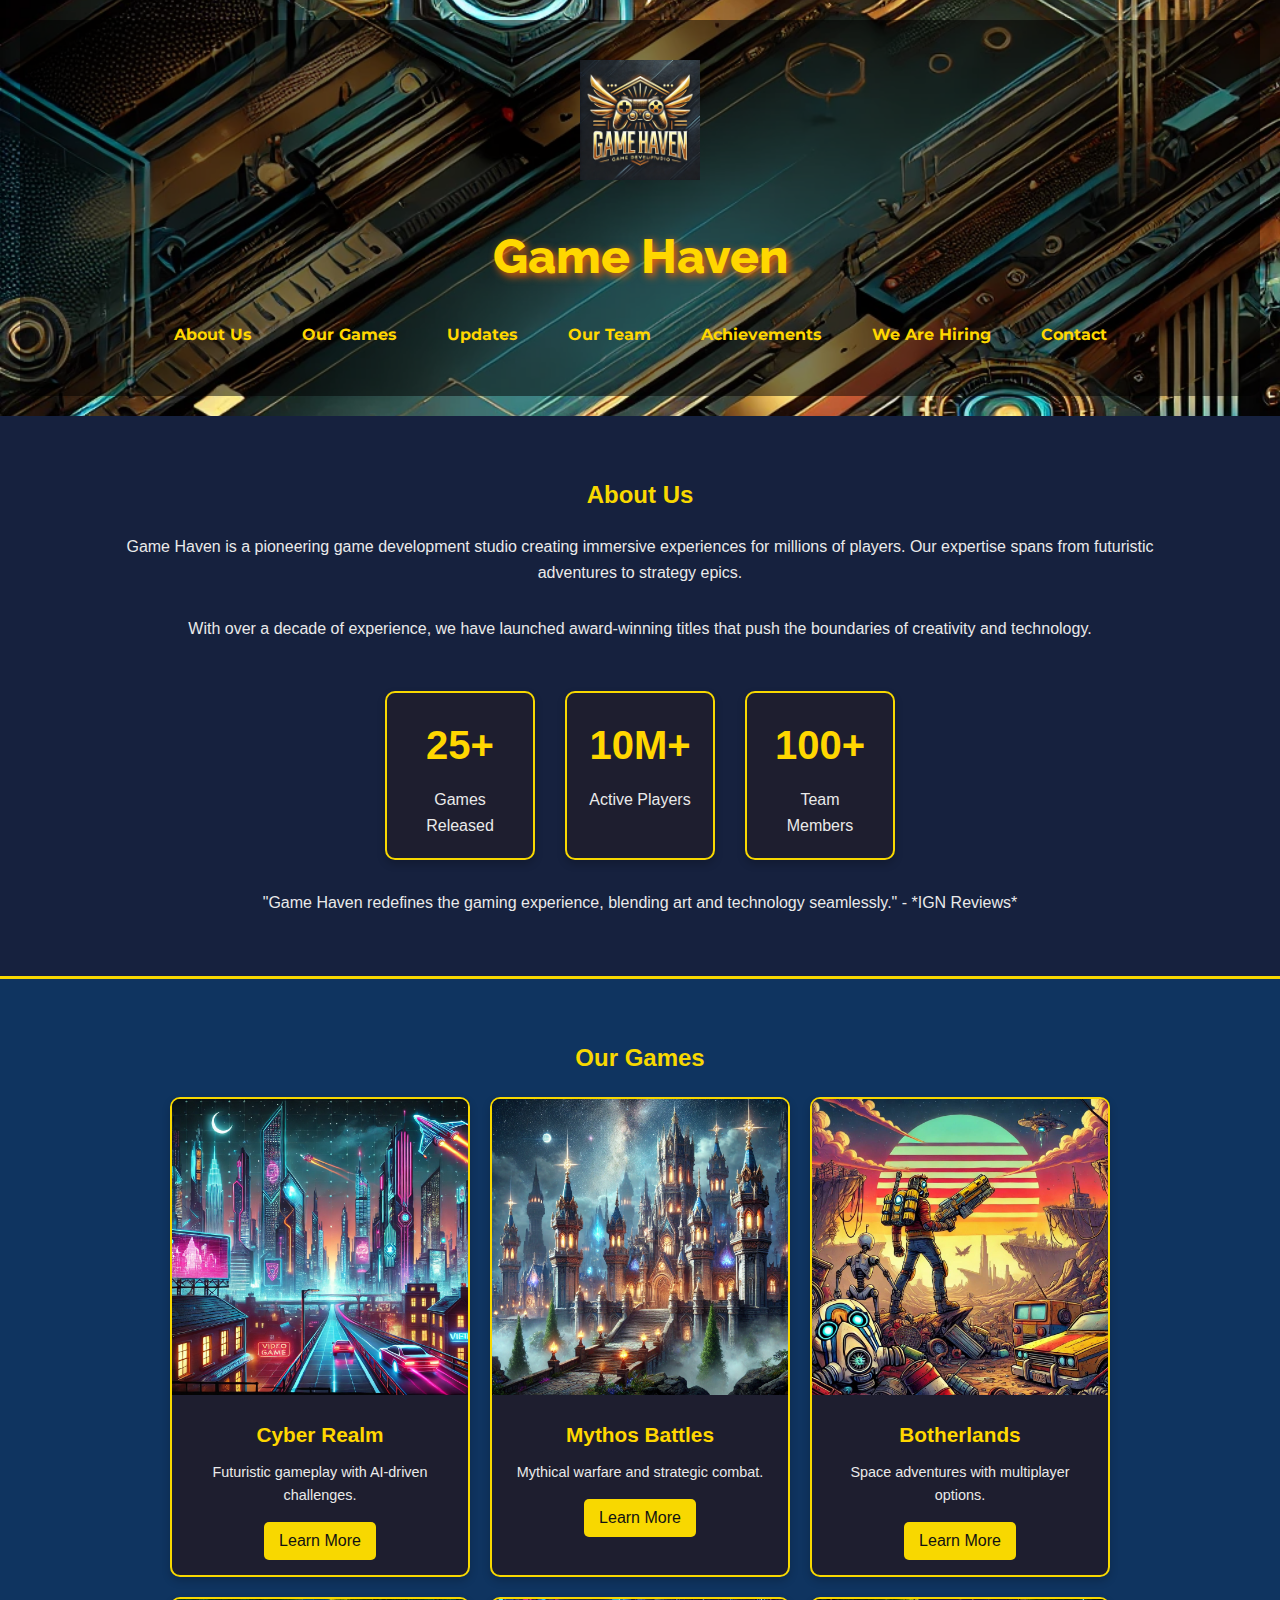
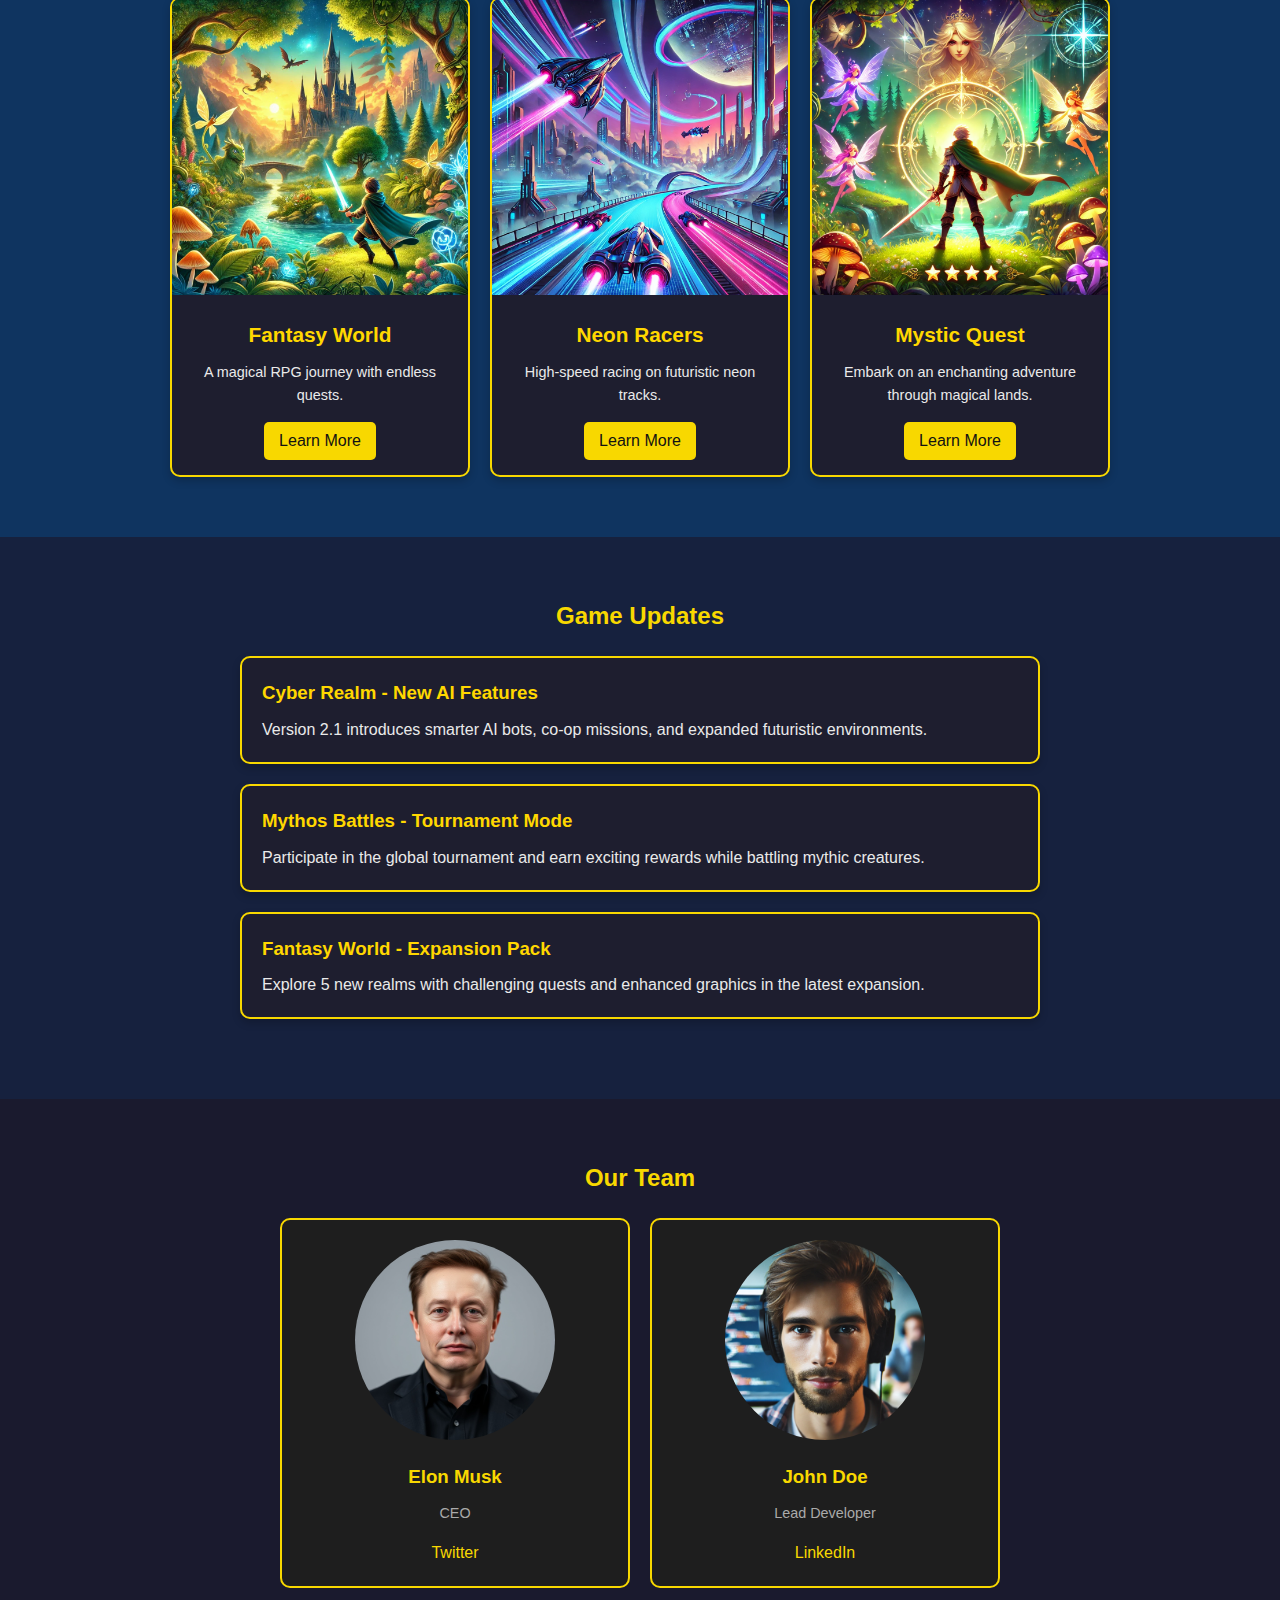
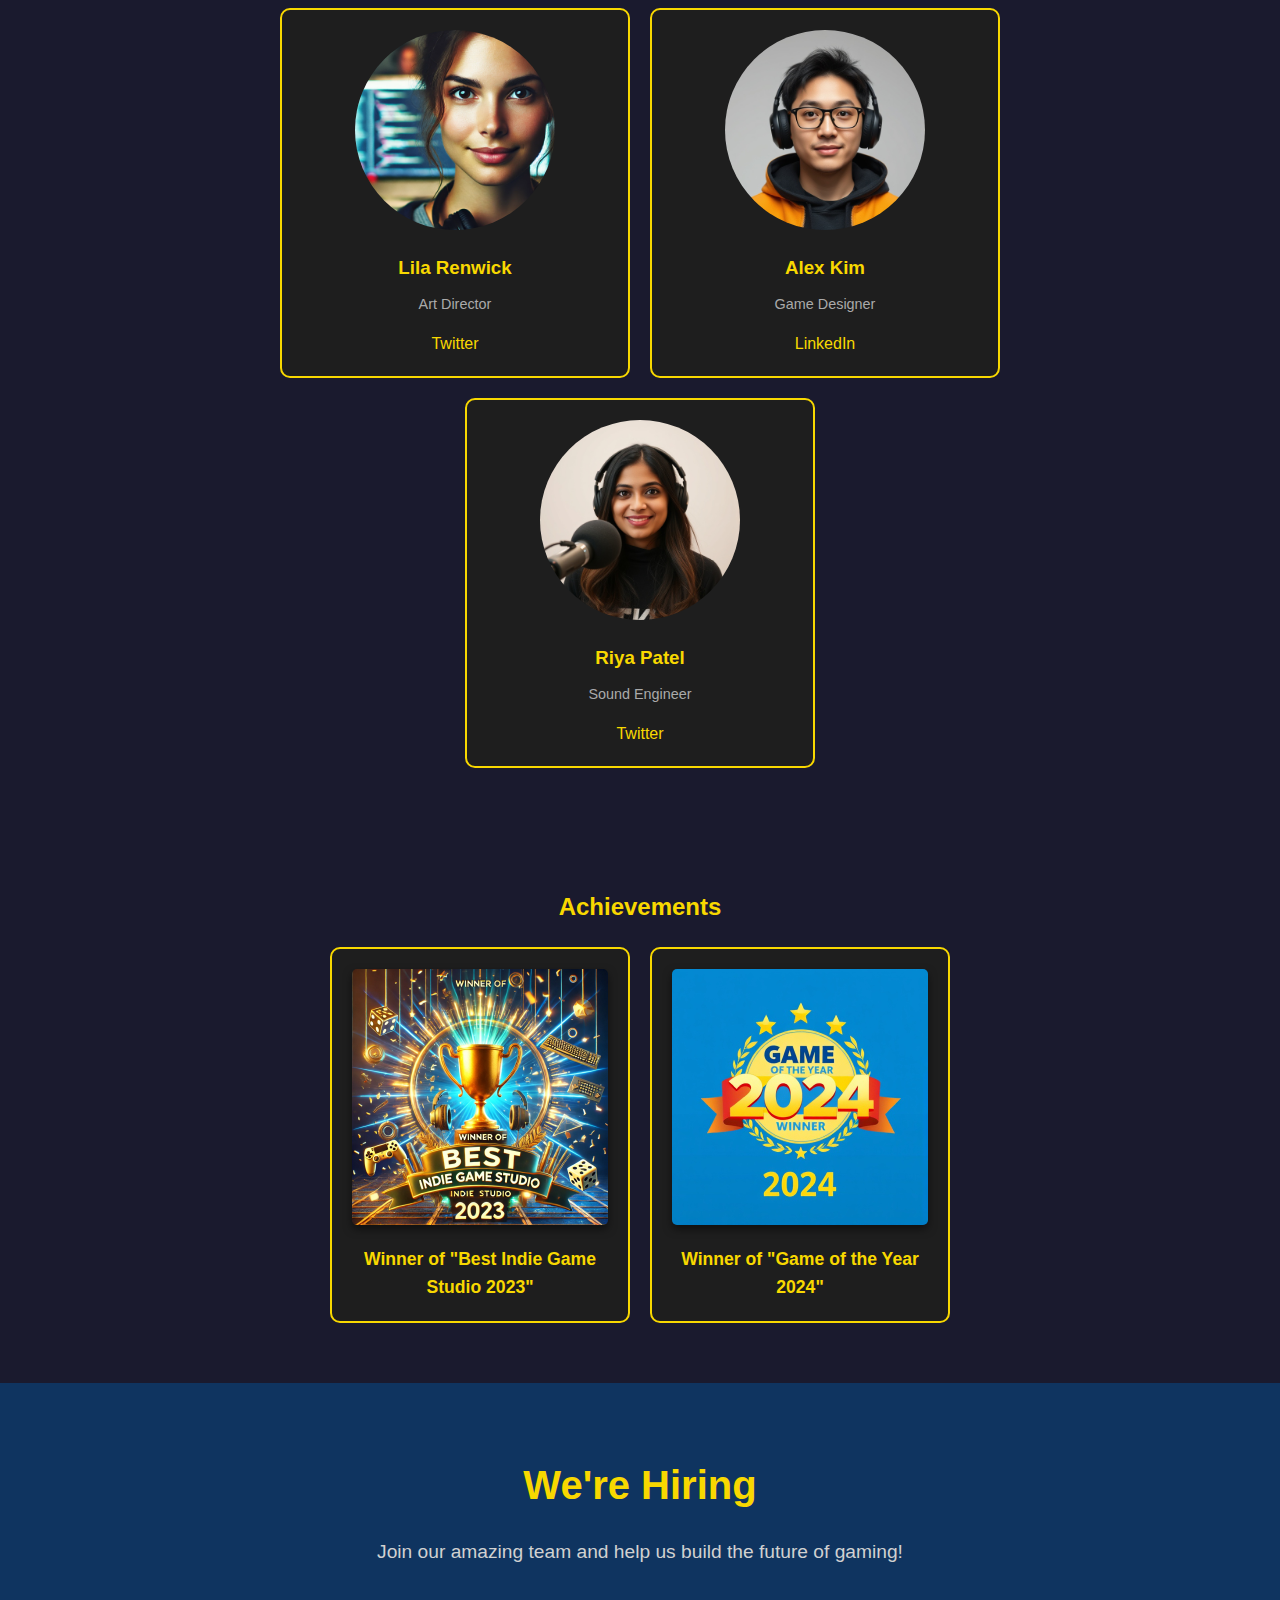
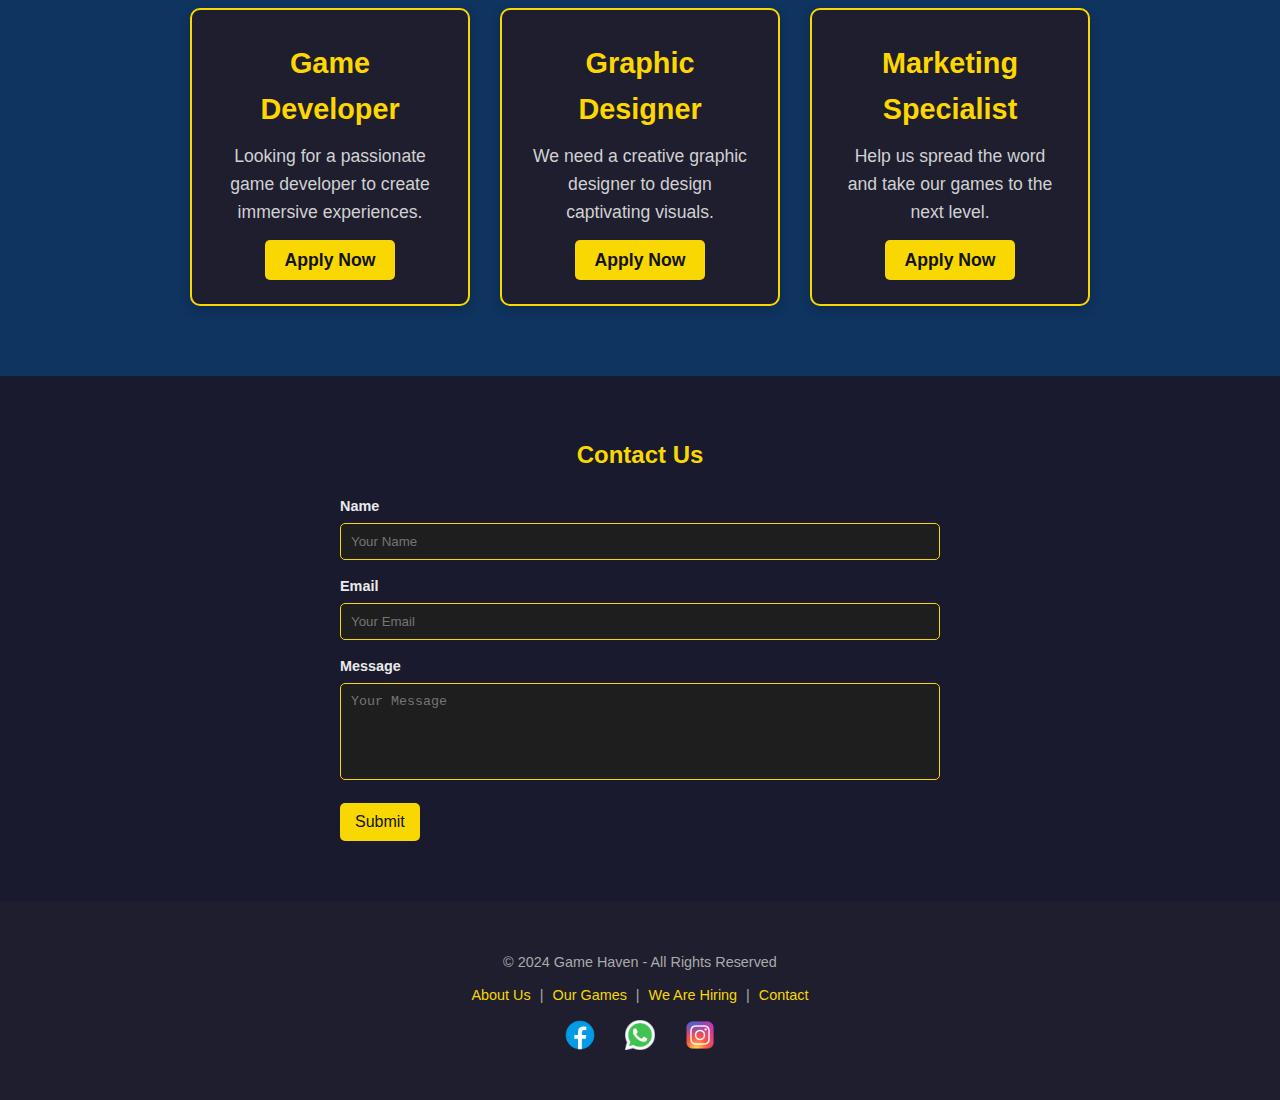
<file: index.html>
<!DOCTYPE html>
<html lang="en">
    <head>
        <meta charset="UTF-8">
        <meta name="viewport" content="width=device-width, initial-scale=1.0">
        <title>Game Haven - Game Development Studio</title>
        <link rel="stylesheet" href="project.css">
        <!-- Add Google Fonts -->
        <link href="https://fonts.googleapis.com/css2?family=Raleway:wght@800&family=Montserrat:wght@700&display=swap" rel="stylesheet">
    </head>
    <body>
        <header class="header">
            <div class="overlay">
                <div class="container">
                    <img id="logo" src="logo.webp" alt="Game Haven Logo">
                    <h1 id="title">Game Haven</h1>
                    <nav class="nav">
                        <a href="#about">About Us</a>
                        <a href="#games">Our Games</a>
                        <a href="#updates">Updates</a>
                        <a href="#team">Our Team</a>
                        <a href="#achievements">Achievements</a>
                        <a href="#hiring">We Are Hiring</a>
                        <a href="#contact">Contact</a>
                    </nav>
                </div>
            </div>
        </header>
</body>
</html>
    </body>
    
    <!-- About Us -->
    <section id="about" class="about">
        <div class="container">
            <h2>About Us</h2>
            <div class="about-content">
                <p>Game Haven is a pioneering game development studio creating immersive experiences for millions of players. Our expertise spans from futuristic adventures to strategy epics.</p>
                <p>With over a decade of experience, we have launched award-winning titles that push the boundaries of creativity and technology.</p>
                <div class="about-stats">
                    <div class="stat">
                        <h3>25+</h3>
                        <p>Games Released</p>
                    </div>
                    <div class="stat">
                        <h3>10M+</h3>
                        <p>Active Players</p>
                    </div>
                    <div class="stat">
                        <h3>100+</h3>
                        <p>Team Members</p>
                    </div>
                </div>
                <blockquote>
                    "Game Haven redefines the gaming experience, blending art and technology seamlessly." - *IGN Reviews*
                </blockquote>
            </div>
        </div>
    </section>
<!-- Our Games -->
<section id="games" class="games">
    <div class="container">
        <h2>Our Games</h2>
        <div class="game-grid">
            <div class="game-card">
                <img src="Game 1.webp" alt="Cyber Realm">
                <div class="game-info">
                    <h3>Cyber Realm</h3>
                    <p>Futuristic gameplay with AI-driven challenges.</p>
                    <button class="learn-more" onclick="location.href='game 1.html'">Learn More</button> 
                </div>
            </div>
            <div class="game-card">
                <img src="Game 2.webp" alt="Mythos Battles">
                <div class="game-info">
                    <h3>Mythos Battles</h3>
                    <p>Mythical warfare and strategic combat.</p>
                    <button class="learn-more" onclick="location.href='game 2.html'">Learn More</button>
                </div>
            </div>
            <div class="game-card">
                <img src="Game 3.jpg" alt="Borderlands">
                <div class="game-info">
                    <h3>Botherlands</h3>
                    <p>Space adventures with multiplayer options.</p>
                    <button class="learn-more" onclick="location.href='game 3.html'">Learn More</button>
                </div>
            </div>
            <div class="game-card">
                <img src="Game 4.jpg" alt="Fantasy World">
                <div class="game-info">
                    <h3>Fantasy World</h3>
                    <p>A magical RPG journey with endless quests.</p>
                    <button class="learn-more" onclick="location.href='game 4.html'">Learn More</button>
                </div>
            </div>
            <div class="game-card">
                <img src="Game 5.webp" alt="Neon Racers">
                <div class="game-info">
                    <h3>Neon Racers</h3>
                    <p>High-speed racing on futuristic neon tracks.</p>
                    <button class="learn-more" onclick="location.href='game 5.html'">Learn More</button>
                </div>
            </div>
            <div class="game-card">
                <img src="Game 6.webp" alt="Mystic Quest">
                <div class="game-info">
                    <h3>Mystic Quest</h3>
                    <p>Embark on an enchanting adventure through magical lands.</p>
                    <button class="learn-more" onclick="location.href='game 6.html'">Learn More</button>
                </div>
            </div>
        </div>
    </div>
</section>



    <!-- Updates -->
    <section id="updates" class="updates">
        <div class="container">
            <h2>Game Updates</h2>
            <div class="update">
                <h3>Cyber Realm - New AI Features</h3>
                <p>Version 2.1 introduces smarter AI bots, co-op missions, and expanded futuristic environments.</p>
            </div>
            <div class="update">
                <h3>Mythos Battles - Tournament Mode</h3>
                <p>Participate in the global tournament and earn exciting rewards while battling mythic creatures.</p>
            </div>
            <div class="update">
                <h3>Fantasy World - Expansion Pack</h3>
                <p>Explore 5 new realms with challenging quests and enhanced graphics in the latest expansion.</p>
            </div>
        </div>
    </section>

    <!-- Our Team -->
    <section id="team" class="team">
        <div class="container">
            <h2>Our Team</h2>
            <div class="team-grid">
                <div class="team-card">
                    <img src="CEO.jpg" alt="Elon Musk">
                    <h3>Elon Musk</h3>
                    <p>CEO</p>
                    <a href="#">Twitter</a>
                </div>
                <div class="team-card">
                    <img src="Lead Developer.webp" alt="John Doe">
                    <h3>John Doe</h3>
                    <p>Lead Developer</p>
                    <a href="#">LinkedIn</a>
                </div>
                <div class="team-card">
                    <img src="Art Director.webp" alt="Lila Renwick">
                    <h3>Lila Renwick</h3>
                    <p>Art Director</p>
                    <a href="#">Twitter</a>
                </div>
                <div class="team-card">
                    <img src="Game Designer.jpg" alt="Alex Kim">
                    <h3>Alex Kim</h3>
                    <p>Game Designer</p>
                    <a href="#">LinkedIn</a>
                </div>
                <div class="team-card">
                    <img src="Sound Engineer.jpg" alt="Riya Patel">
                    <h3>Riya Patel</h3>
                    <p>Sound Engineer</p>
                    <a href="#">Twitter</a>
                </div>
                
            </div>
        </div>
    </section>

    <!-- Achievements -->
    <section id="achievements" class="achievements">
        <div class="container">
            <h2>Achievements</h2>
            <div class="achievements-row">
                <div class="achievement">
                    <img src="Acheivements.webp" alt="Award">
                    <p>Winner of "Best Indie Game Studio 2023"</p>
                </div>
                <div class="achievement">
                    <img src="Acheivements 2.jpg" alt="Game of the Year 2024">
                    <p>Winner of "Game of the Year 2024"</p>
                </div>
            </div>
        </div>
    </section>
    

    <!-- We Are Hiring -->
    <section id="hiring" class="hiring">
        <div class="container">
            <h2>We're Hiring</h2>
            <p class="description">Join our amazing team and help us build the future of gaming!</p>
            <div class="jobs">
                <div class="job">
                    <h3>Game Developer</h3>
                    <p>Looking for a passionate game developer to create immersive experiences.</p>
                    <a href="apply now form.html" class="apply-btn" target="_blank">Apply Now</a>
                </div>
                <div class="job">
                    <h3>Graphic Designer</h3>
                    <p>We need a creative graphic designer to design captivating visuals.</p>
                    <a href="apply now form.html" class="apply-btn" target="_blank">Apply Now</a>
                </div>
                <div class="job">
                    <h3>Marketing Specialist</h3>
                    <p>Help us spread the word and take our games to the next level.</p>
                    <a href="apply now form.html" class="apply-btn" target="_blank">Apply Now</a>
                </div>
            </div>
        </div>
    </section>
    

    <!-- Contact -->
    <section id="contact" class="contact">
        <div class="container">
            <h2>Contact Us</h2>
            <form class="contact-form">
                <label for="name">Name</label>
                <input type="text" id="name" name="name" placeholder="Your Name" required>
                <label for="email">Email</label>
                <input type="email" id="email" name="email" placeholder="Your Email" required>
                <label for="message">Message</label>
                <textarea id="message" name="message" placeholder="Your Message" rows="5" required></textarea>
                <button type="submit">Submit</button>
            </form>
        </div>
    </section>


    <!-- Footer -->
    <footer class="simple-footer">
        <div class="container">
            <p>&copy; 2024 Game Haven - All Rights Reserved</p>
            <p>
                <a href="#about">About Us</a> | 
                <a href="#games">Our Games</a> | 
                <a href="#hiring">We Are Hiring</a> | 
                <a href="#contact">Contact</a>
            </p>
            <div class="social-icons">
                <a href="#"><img src="facebook.png" alt="Facebook"></a>
                <a href="#"><img src="whatsapp.png" alt="WhatsApp"></a>
                <a href="#"><img src="instagram.png" alt="Instagram"></a>
            </div>
        </div>
    </footer>
    
</body>
</html>
</file>
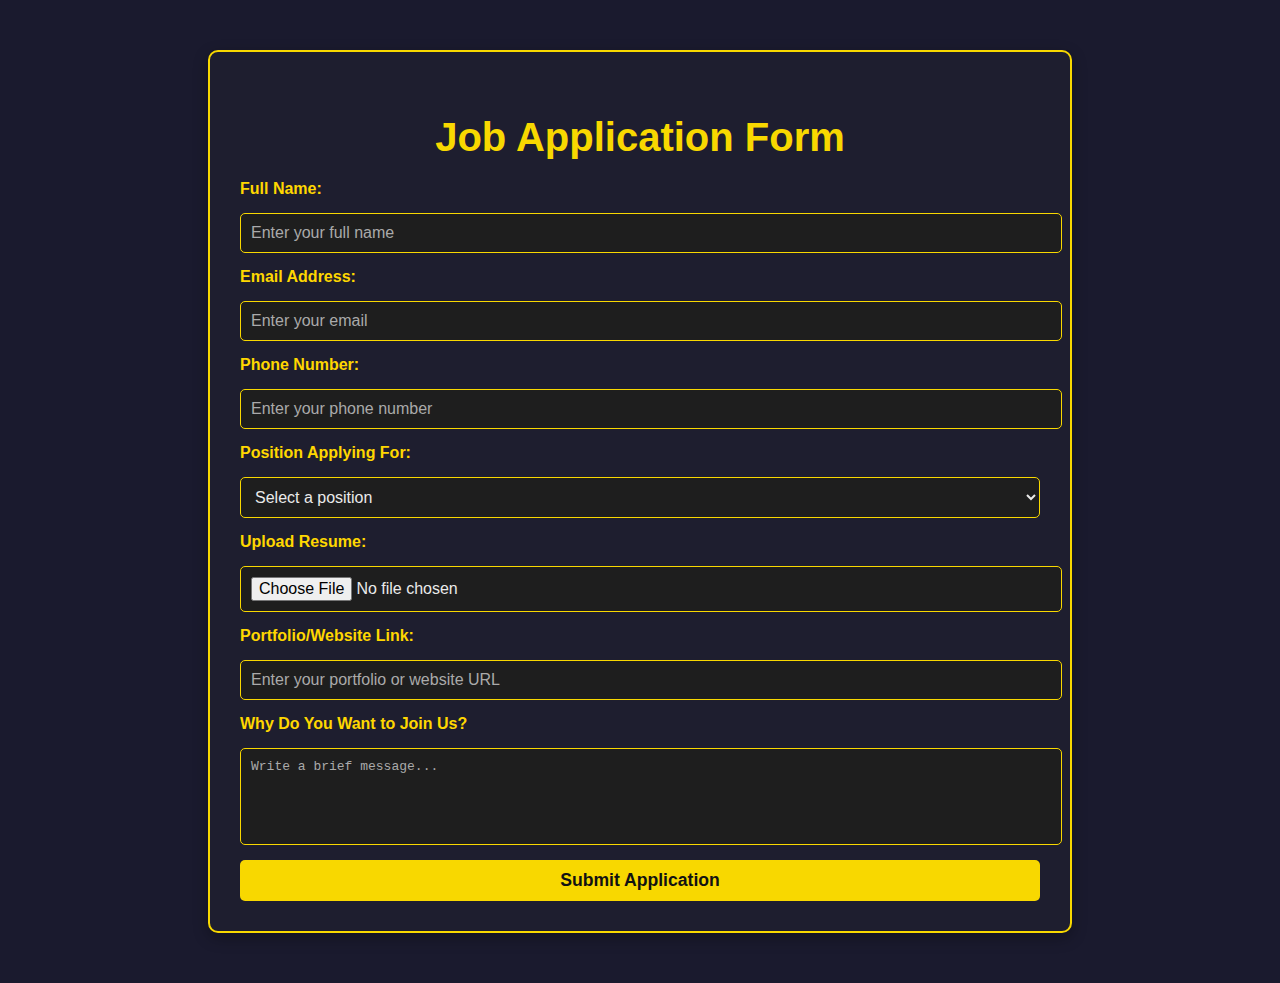
<file: apply now form.html>
<!DOCTYPE html>
<html lang="en">
<head>
    <meta charset="UTF-8">
    <meta name="viewport" content="width=device-width, initial-scale=1.0">
    <title>Job Application Form</title>
    <style>
        /* General Styling */
        body {
            font-family: 'Arial', sans-serif;
            background-color: #1a1a2e;
            color: #eaeaea;
            margin: 0;
            padding: 0;
        }

        .container {
            width: 90%;
            max-width: 800px;
            margin: 50px auto;
            background-color: #1e1e2f;
            padding: 30px;
            border-radius: 10px;
            box-shadow: 0 5px 15px rgba(0, 0, 0, 0.3);
            border: 2px solid #f8d800;
        }

        h2 {
            text-align: center;
            color: #f8d800;
            font-size: 2.5em;
            margin-bottom: 20px;
        }

        form {
            display: flex;
            flex-direction: column;
            gap: 15px;
        }

        label {
            font-size: 1em;
            font-weight: bold;
            color: #ffd700;
        }

        input, select, textarea {
            width: 100%;
            padding: 10px;
            background-color: #1e1e1e;
            color: #eaeaea;
            border: 1px solid #f8d800;
            border-radius: 5px;
            font-size: 1em;
        }

        input::placeholder, textarea::placeholder {
            color: #aaa;
        }

        textarea {
            resize: none;
        }

        button {
            background-color: #f8d800;
            color: #121212;
            font-size: 1.1em;
            font-weight: bold;
            padding: 10px 20px;
            border-radius: 5px;
            border: none;
            cursor: pointer;
            transition: background-color 0.3s, transform 0.3s;
        }

        button:hover {
            background-color: #ffd700;
            transform: scale(1.05);
            color: #fff;
            box-shadow: 0 5px 15px rgba(255, 215, 0, 0.6);
        }

        @media (max-width: 768px) {
            .container {
                padding: 20px;
            }

            h2 {
                font-size: 2em;
            }

            button {
                font-size: 1em;
            }
        }
    </style>
</head>
<body>
    <div class="container">
        <h2>Job Application Form</h2>
        <form action="submit-application.php" method="POST" enctype="multipart/form-data">
            <!-- Full Name -->
            <label for="full-name">Full Name:</label>
            <input type="text" id="full-name" name="full_name" placeholder="Enter your full name" required>
            
            <!-- Email -->
            <label for="email">Email Address:</label>
            <input type="email" id="email" name="email" placeholder="Enter your email" required>
            
            <!-- Phone Number -->
            <label for="phone">Phone Number:</label>
            <input type="tel" id="phone" name="phone" placeholder="Enter your phone number" required>
            
            <!-- Position -->
            <label for="position">Position Applying For:</label>
            <select id="position" name="position" required>
                <option value="" disabled selected>Select a position</option>
                <option value="Game Developer">Game Developer</option>
                <option value="Graphic Designer">Graphic Designer</option>
                <option value="Marketing Specialist">Marketing Specialist</option>
            </select>
            
            <!-- Resume Upload -->
            <label for="resume">Upload Resume:</label>
            <input type="file" id="resume" name="resume" accept=".pdf,.doc,.docx" required>
            
            <!-- Portfolio/Website -->
            <label for="portfolio">Portfolio/Website Link:</label>
            <input type="url" id="portfolio" name="portfolio" placeholder="Enter your portfolio or website URL">
            
            <!-- Why Join -->
            <label for="message">Why Do You Want to Join Us?</label>
            <textarea id="message" name="message" rows="5" placeholder="Write a brief message..." required></textarea>
            
            <!-- Submit Button -->
            <button type="submit">Submit Application</button>
        </form>
    </div>
</body>
</html>
</file>
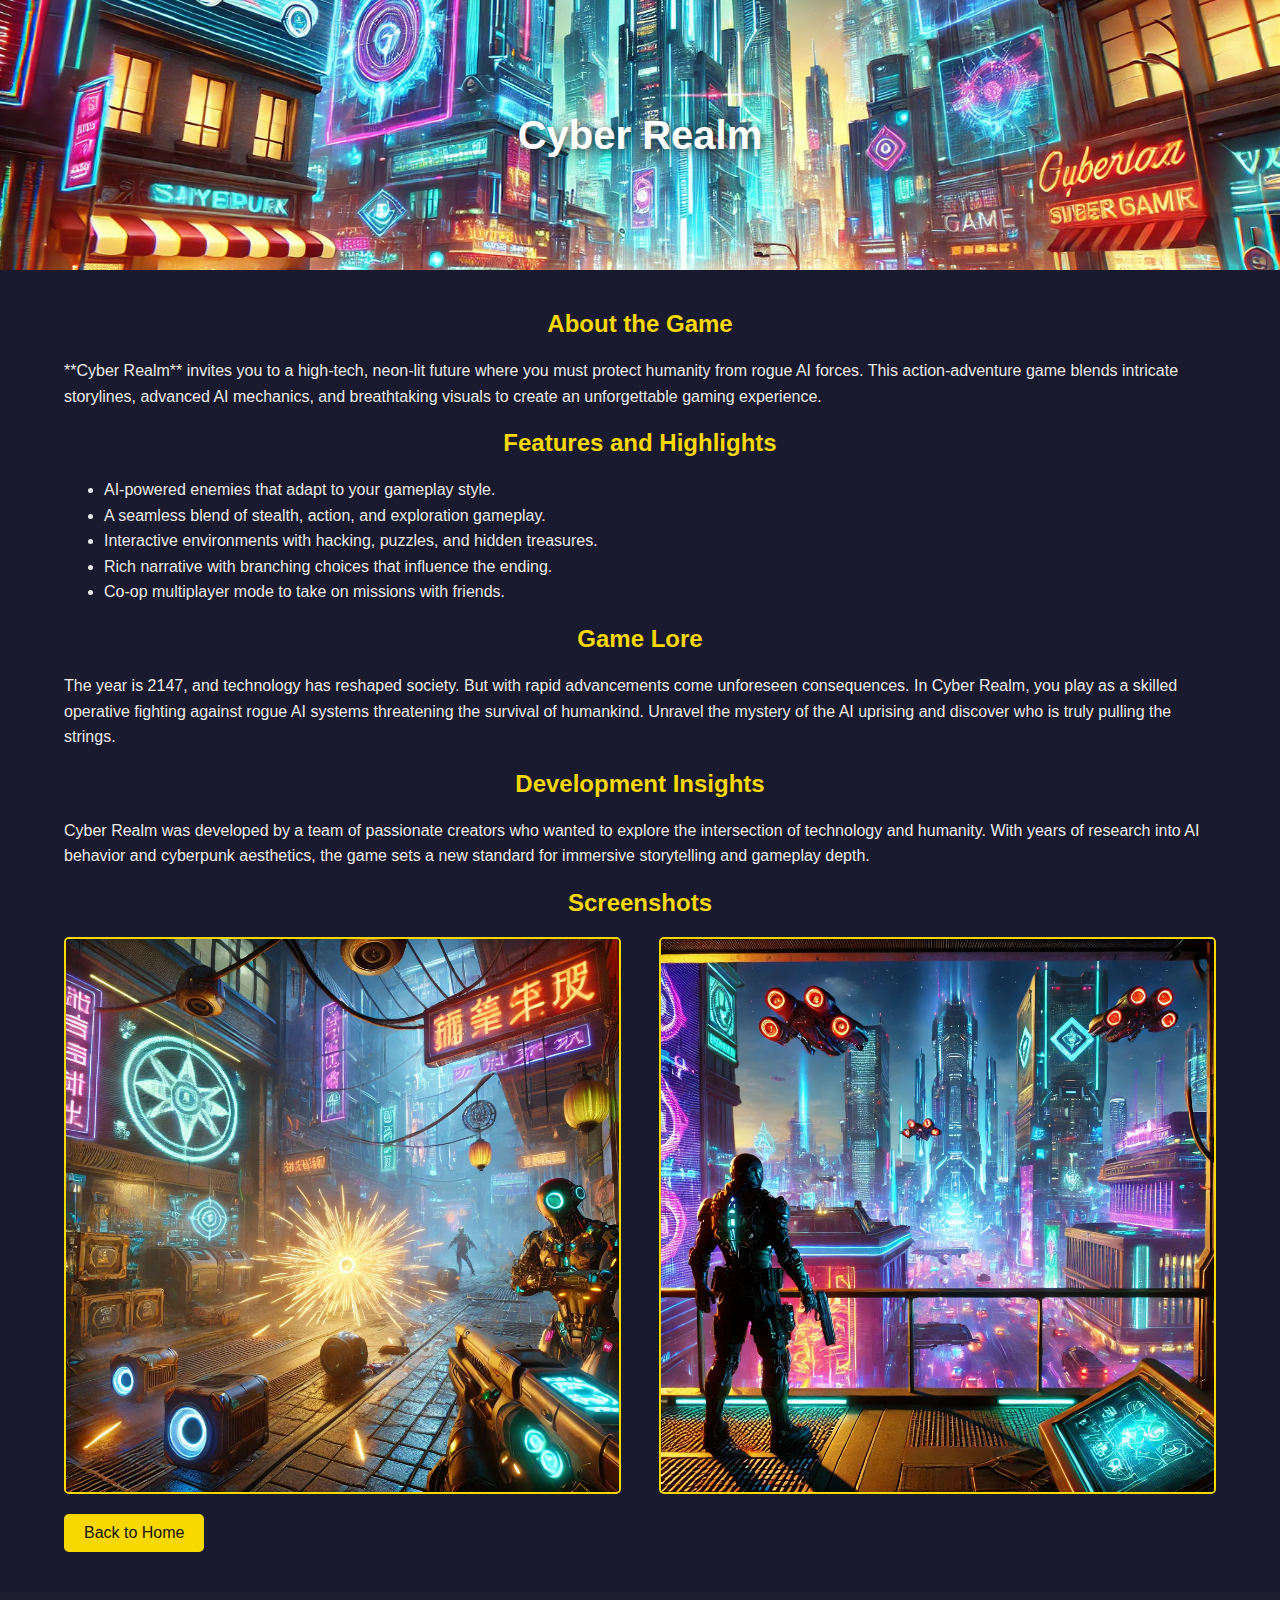
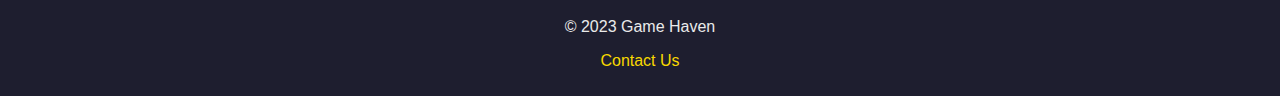
<file: game 1.html>
<!DOCTYPE html>
<html lang="en">
<head>
    <meta charset="UTF-8">
    <meta name="viewport" content="width=device-width, initial-scale=1.0">
    <title>Cyber Realm - Game Haven</title>
    <style>
        body {
            font-family: 'Arial', sans-serif;
            background-color: #1a1a2e;
            color: #eaeaea;
            margin: 0;
            padding: 0;
        }

        header {
            background: url('B game 1.webp') no-repeat center center/cover;
            height: 30vh;
            display: flex;
            justify-content: center;
            align-items: center;
            text-align: center;
            color: #fff;
        }

        header h1 {
            font-size: 2.5rem;
            text-shadow: 2px 2px 8px rgba(0, 0, 0, 0.7);
        }

        .container {
            width: 90%;
            max-width: 1200px;
            margin: 0 auto;
            padding: 20px;
        }

        h2 {
            color: #f8d800;
            text-align: center;
            margin-bottom: 20px;
        }

        .content {
            margin: 20px 0;
            line-height: 1.6;
        }

        .screenshots {
            display: flex;
            justify-content: space-between;
            flex-wrap: wrap;
            gap: 10px;
        }

        .screenshots img {
            width: 48%;
            border: 2px solid #f8d800;
            border-radius: 5px;
        }

        footer {
            text-align: center;
            background-color: #1e1e2f;
            padding: 10px;
            margin-top: 20px;
        }

        footer a {
            color: #f8d800;
            text-decoration: none;
        }

        footer a:hover {
            color: #ffd700;
        }

        .back-button {
            display: inline-block;
            background-color: #f8d800;
            color: #121212;
            padding: 10px 20px;
            border-radius: 5px;
            text-decoration: none;
            font-size: 1em;
            margin-top: 20px;
        }

        .back-button:hover {
            background-color: #ff6700;
            color: #fff;
        }
    </style>
</head>
<body>
    <header>
        <h1>Cyber Realm</h1>
    </header>
    <div class="container">
        <h2>About the Game</h2>
        <p class="content">
            **Cyber Realm** invites you to a high-tech, neon-lit future where you must protect humanity from rogue AI forces. This action-adventure game blends intricate storylines, advanced AI mechanics, and breathtaking visuals to create an unforgettable gaming experience.
        </p>
        <h2>Features and Highlights</h2>
        <ul class="content">
            <li>AI-powered enemies that adapt to your gameplay style.</li>
            <li>A seamless blend of stealth, action, and exploration gameplay.</li>
            <li>Interactive environments with hacking, puzzles, and hidden treasures.</li>
            <li>Rich narrative with branching choices that influence the ending.</li>
            <li>Co-op multiplayer mode to take on missions with friends.</li>
        </ul>
        <h2>Game Lore</h2>
        <p class="content">
            The year is 2147, and technology has reshaped society. But with rapid advancements come unforeseen consequences. In Cyber Realm, you play as a skilled operative fighting against rogue AI systems threatening the survival of humankind. Unravel the mystery of the AI uprising and discover who is truly pulling the strings.
        </p>
        <h2>Development Insights</h2>
        <p class="content">
            Cyber Realm was developed by a team of passionate creators who wanted to explore the intersection of technology and humanity. With years of research into AI behavior and cyberpunk aesthetics, the game sets a new standard for immersive storytelling and gameplay depth.
        </p>
        <h2>Screenshots</h2>
        <div class="screenshots">
            <img src="cyber-realm-1.webp" alt="Cyber Realm Screenshot 1">
            <img src="cyber-realm-2.webp" alt="Cyber Realm Screenshot 2">
        </div>
        <a href="index.html" class="back-button">Back to Home</a>
    </div>
    <footer>
        <p>&copy; 2023 Game Haven</p>
        <p><a href="#contact">Contact Us</a></p>
    </footer>
</body>
</html>
</file>
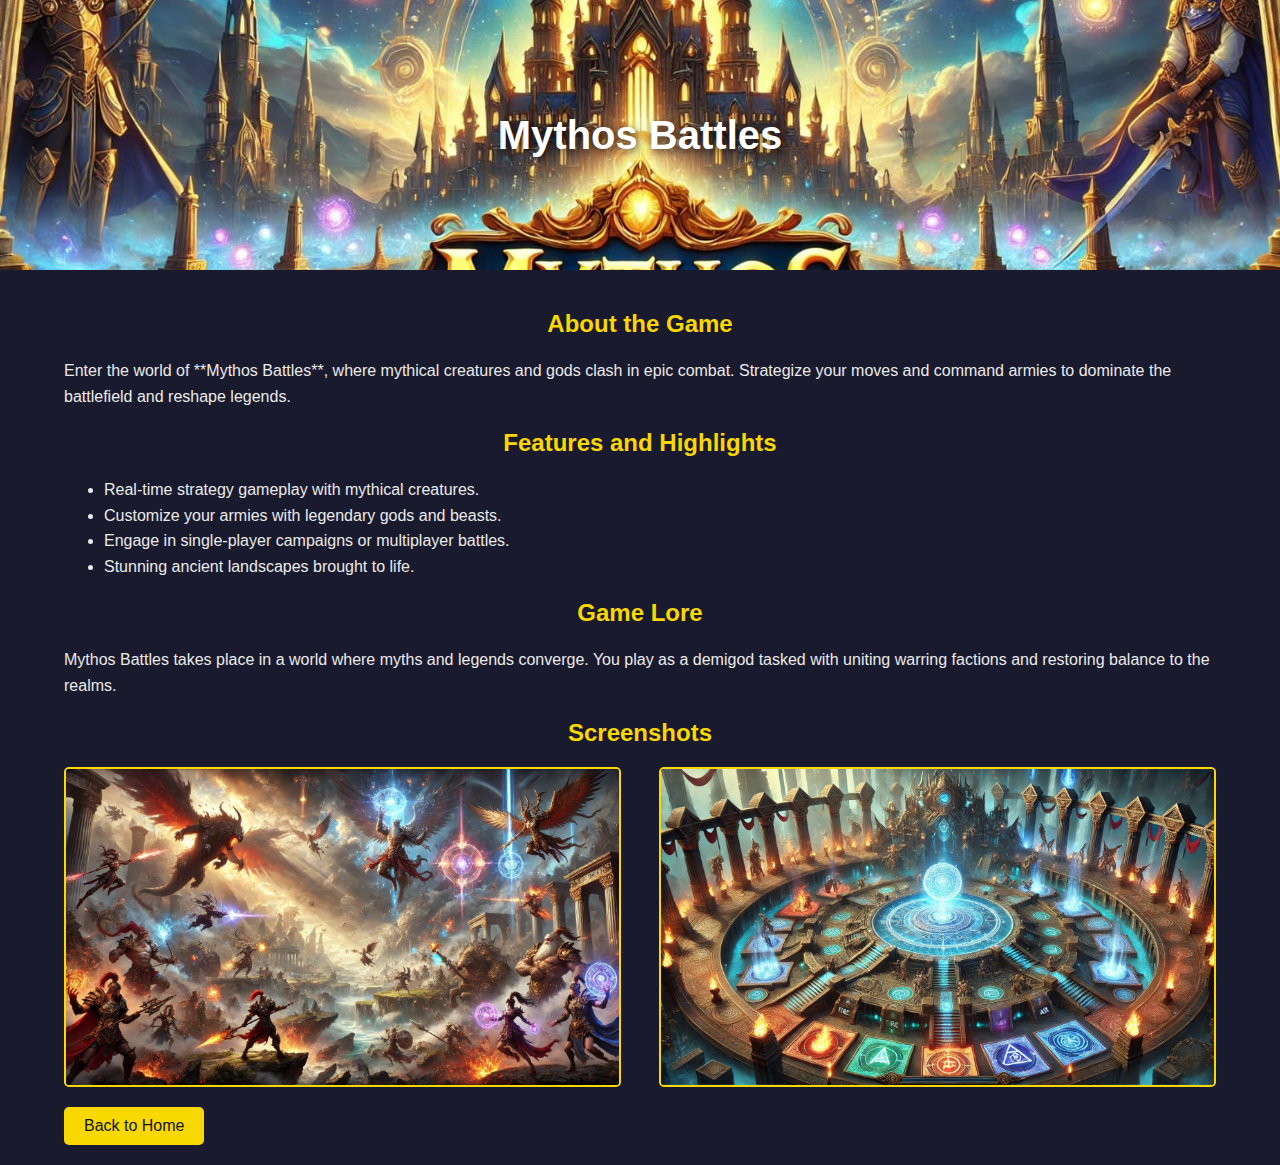
<file: game 2.html>
<!DOCTYPE html>
<html lang="en">
<head>
    <meta charset="UTF-8">
    <meta name="viewport" content="width=device-width, initial-scale=1.0">
    <title>Mythos Battles - Game Haven</title>
    <style>
        body {
            font-family: 'Arial', sans-serif;
            background-color: #1a1a2e;
            color: #eaeaea;
            margin: 0;
            padding: 0;
        }

        header {
            background: url('B game 2.jpg') no-repeat center center/cover;
            height: 30vh;
            display: flex;
            justify-content: center;
            align-items: center;
            text-align: center;
            color: #fff;
        }

        header h1 {
            font-size: 2.5rem;
            text-shadow: 2px 2px 8px rgba(0, 0, 0, 0.7);
        }

        .container {
            width: 90%;
            max-width: 1200px;
            margin: 0 auto;
            padding: 20px;
        }

        h2 {
            color: #f8d800;
            text-align: center;
            margin-bottom: 20px;
        }

        .content {
            margin: 20px 0;
            line-height: 1.6;
        }

        .screenshots {
            display: flex;
            justify-content: space-between;
            flex-wrap: wrap;
            gap: 10px;
        }

        .screenshots img {
            width: 48%;
            border: 2px solid #f8d800;
            border-radius: 5px;
        }

        .back-button {
            display: inline-block;
            background-color: #f8d800;
            color: #121212;
            padding: 10px 20px;
            border-radius: 5px;
            text-decoration: none;
            font-size: 1em;
            margin-top: 20px;
        }

        .back-button:hover {
            background-color: #ff6700;
            color: #fff;
        }
    </style>
</head>
<body>
    <header>
        <h1>Mythos Battles</h1>
    </header>
    <div class="container">
        <h2>About the Game</h2>
        <p class="content">
            Enter the world of **Mythos Battles**, where mythical creatures and gods clash in epic combat. Strategize your moves and command armies to dominate the battlefield and reshape legends.
        </p>
        <h2>Features and Highlights</h2>
        <ul class="content">
            <li>Real-time strategy gameplay with mythical creatures.</li>
            <li>Customize your armies with legendary gods and beasts.</li>
            <li>Engage in single-player campaigns or multiplayer battles.</li>
            <li>Stunning ancient landscapes brought to life.</li>
        </ul>
        <h2>Game Lore</h2>
        <p class="content">
            Mythos Battles takes place in a world where myths and legends converge. You play as a demigod tasked with uniting warring factions and restoring balance to the realms.
        </p>
        <h2>Screenshots</h2>
        <div class="screenshots">
            <img src="Mythos Battle 1.jpg" alt="Mythos Battles Screenshot 1">
            <img src="Mythos Battle 2.jpg" alt="Mythos Battles Screenshot 2">
        </div>
        <a href="index.html" class="back-button">Back to Home</a>
    </div>
</body>
</html>
</file>
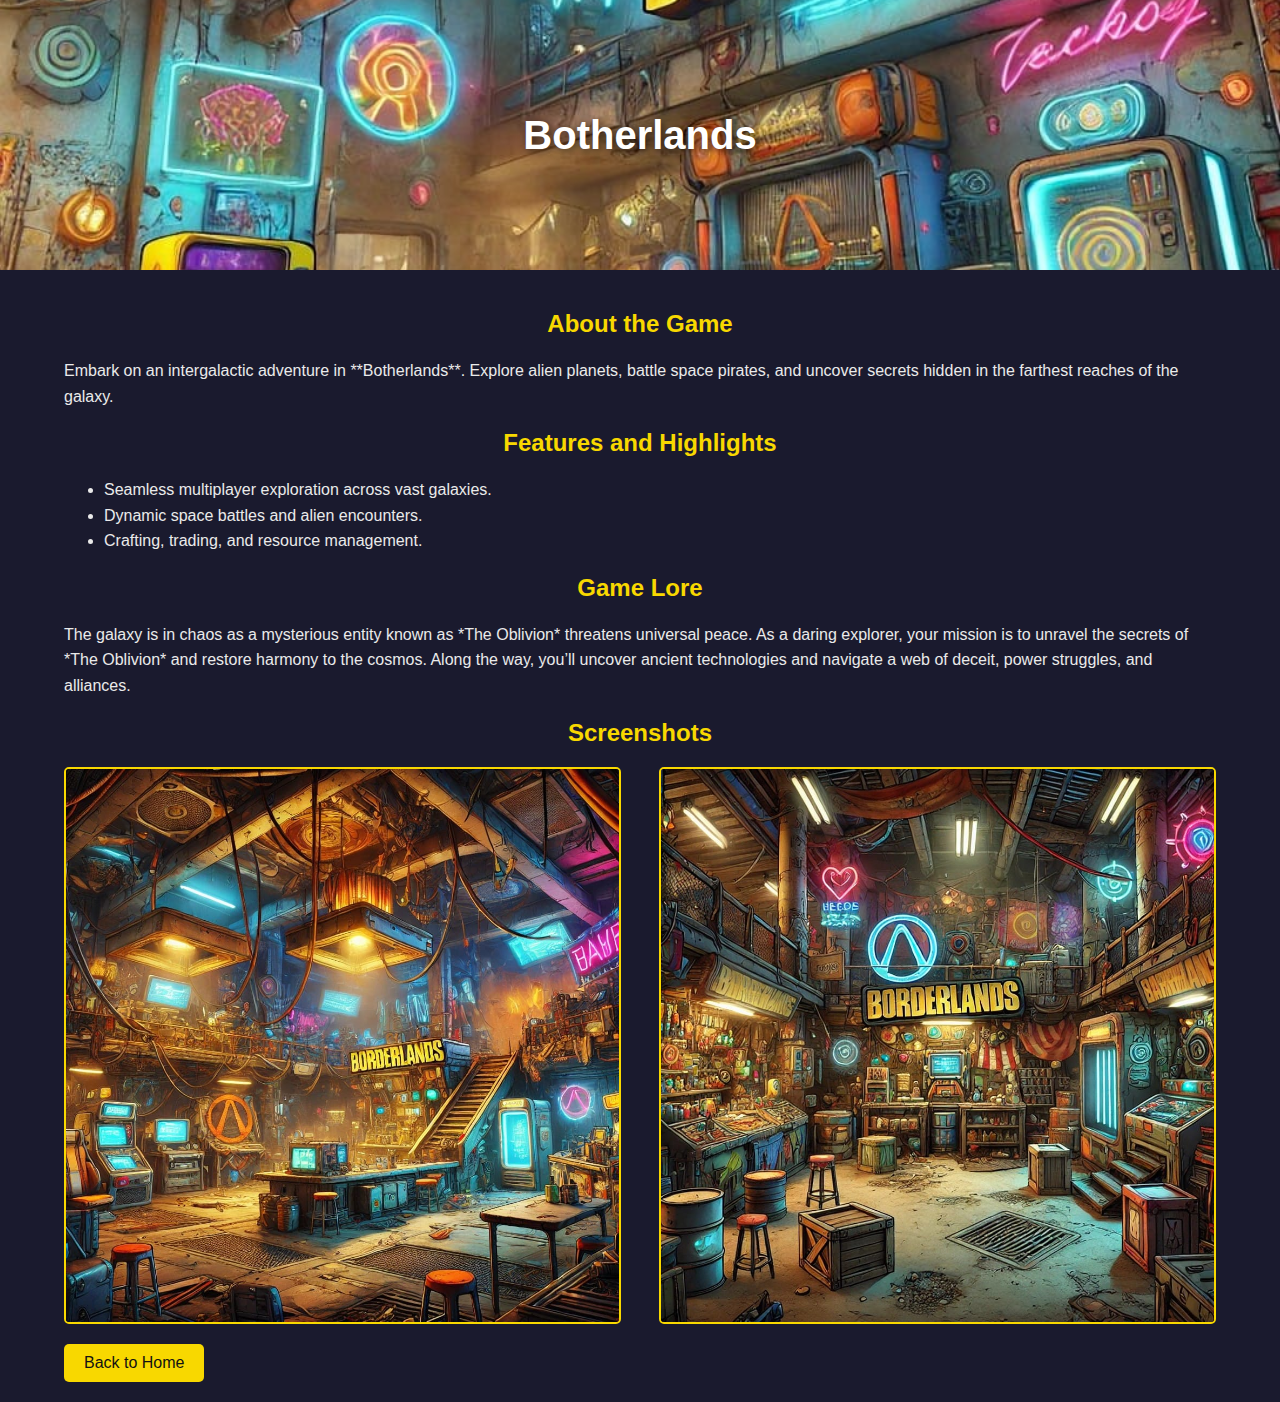
<file: game 3.html>
<!DOCTYPE html>
<html lang="en">
<head>
    <meta charset="UTF-8">
    <meta name="viewport" content="width=device-width, initial-scale=1.0">
    <title>Botherlands - Game Haven</title>
    <style>
        body {
            font-family: 'Arial', sans-serif;
            background-color: #1a1a2e;
            color: #eaeaea;
            margin: 0;
            padding: 0;
        }

        header {
            background: url('B game 3.jpg') no-repeat center center/cover;
            height: 30vh;
            display: flex;
            justify-content: center;
            align-items: center;
            text-align: center;
            color: #fff;
        }

        header h1 {
            font-size: 2.5rem;
            text-shadow: 2px 2px 8px rgba(0, 0, 0, 0.7);
        }

        .container {
            width: 90%;
            max-width: 1200px;
            margin: 0 auto;
            padding: 20px;
        }

        h2 {
            color: #f8d800;
            text-align: center;
            margin-bottom: 20px;
        }

        .content {
            margin: 20px 0;
            line-height: 1.6;
        }

        .screenshots {
            display: flex;
            justify-content: space-between;
            flex-wrap: wrap;
            gap: 10px;
        }

        .screenshots img {
            width: 48%;
            border: 2px solid #f8d800;
            border-radius: 5px;
        }

        .back-button {
            display: inline-block;
            background-color: #f8d800;
            color: #121212;
            padding: 10px 20px;
            border-radius: 5px;
            text-decoration: none;
            font-size: 1em;
            margin-top: 20px;
        }

        .back-button:hover {
            background-color: #ff6700;
            color: #fff;
        }
    </style>
</head>
<body>
    <header>
        <h1>Botherlands</h1>
    </header>
    <div class="container">
        <h2>About the Game</h2>
        <p class="content">
            Embark on an intergalactic adventure in **Botherlands**. Explore alien planets, battle space pirates, and uncover secrets hidden in the farthest reaches of the galaxy.
        </p>
        <h2>Features and Highlights</h2>
        <ul class="content">
            <li>Seamless multiplayer exploration across vast galaxies.</li>
            <li>Dynamic space battles and alien encounters.</li>
            <li>Crafting, trading, and resource management.</li>
        </ul>
        <h2>Game Lore</h2>
        <p class="content">
            The galaxy is in chaos as a mysterious entity known as *The Oblivion* threatens universal peace. As a daring explorer, your mission is to unravel the secrets of *The Oblivion* and restore harmony to the cosmos. Along the way, you’ll uncover ancient technologies and navigate a web of deceit, power struggles, and alliances.
        </p>
        <h2>Screenshots</h2>
        <div class="screenshots">
            <img src="BorderLands 1.jpg" alt="Botherlands Screenshot 1">
            <img src="BorderLands 2.jpg" alt="Botherlands Screenshot 2">
        </div>
        <a href="index.html" class="back-button">Back to Home</a>
    </div>
</body>
</html>
</file>
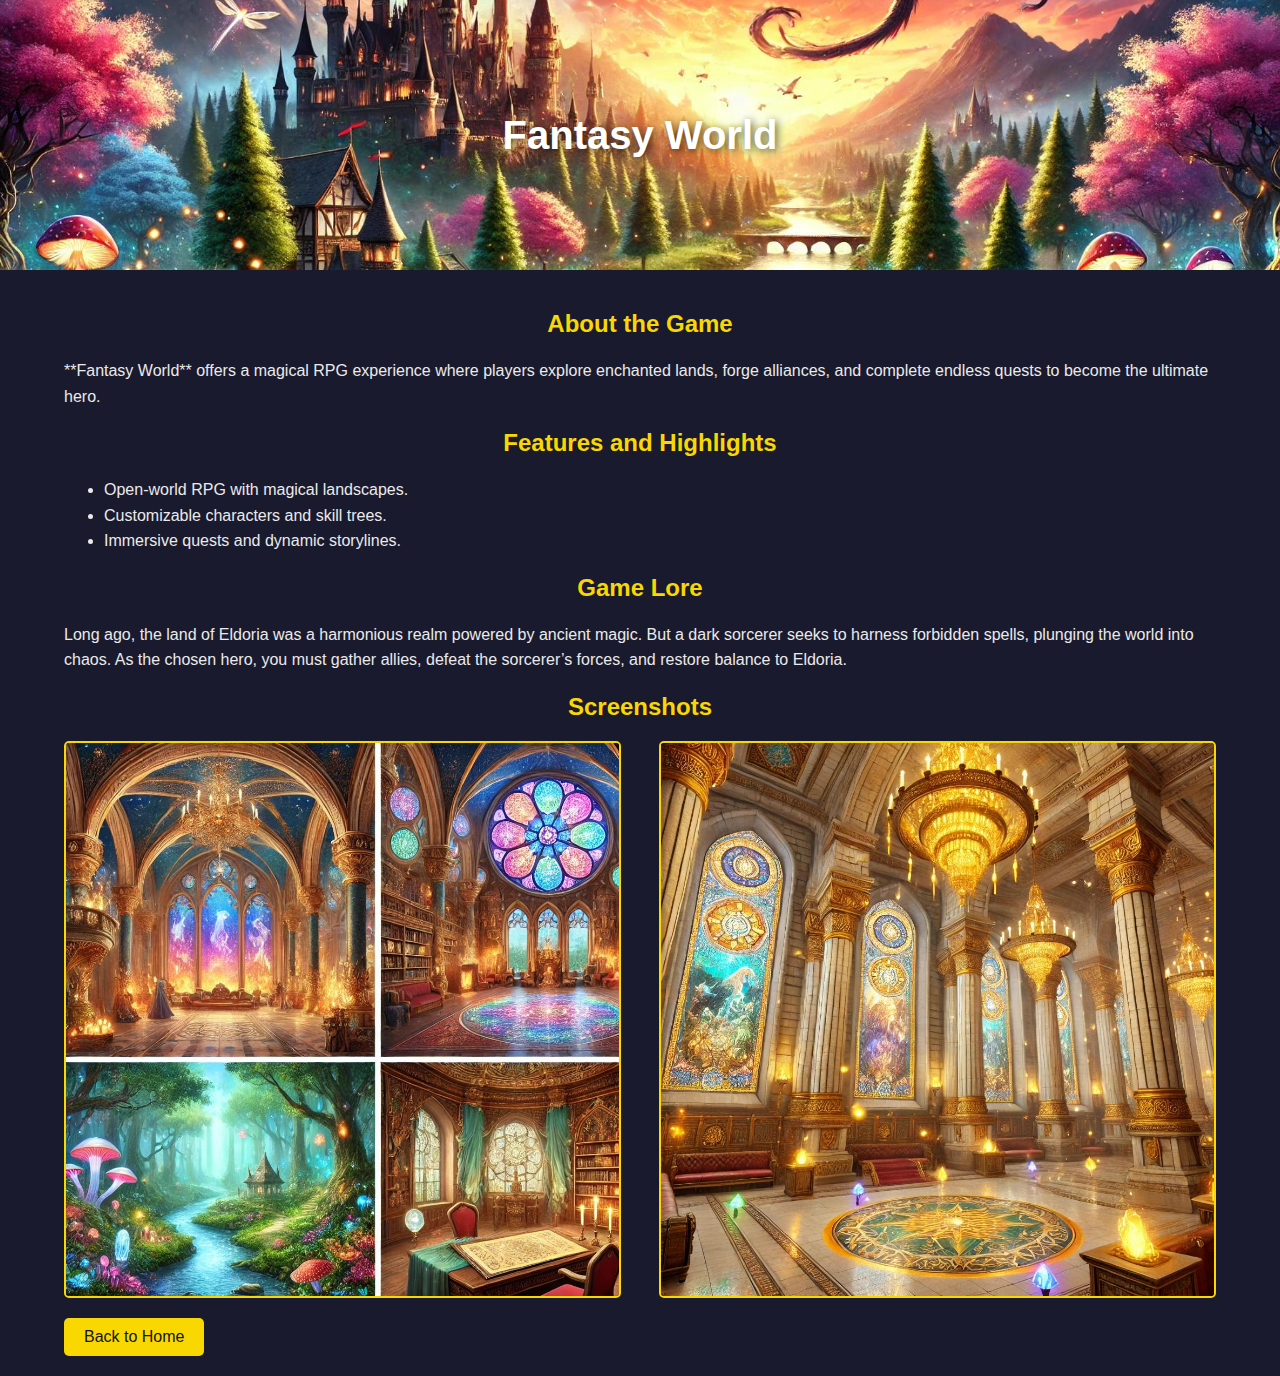
<file: game 4.html>
<!DOCTYPE html>
<html lang="en">
<head>
    <meta charset="UTF-8">
    <meta name="viewport" content="width=device-width, initial-scale=1.0">
    <title>Fantasy World - Game Haven</title>
    <style>
        body {
            font-family: 'Arial', sans-serif;
            background-color: #1a1a2e;
            color: #eaeaea;
            margin: 0;
            padding: 0;
        }

        header {
            background: url('B game 4.jpg') no-repeat center center/cover;
            height: 30vh;
            display: flex;
            justify-content: center;
            align-items: center;
            text-align: center;
            color: #fff;
        }

        header h1 {
            font-size: 2.5rem;
            text-shadow: 2px 2px 8px rgba(0, 0, 0, 0.7);
        }

        .container {
            width: 90%;
            max-width: 1200px;
            margin: 0 auto;
            padding: 20px;
        }

        h2 {
            color: #f8d800;
            text-align: center;
            margin-bottom: 20px;
        }

        .content {
            margin: 20px 0;
            line-height: 1.6;
        }

        .screenshots {
            display: flex;
            justify-content: space-between;
            flex-wrap: wrap;
            gap: 10px;
        }

        .screenshots img {
            width: 48%;
            border: 2px solid #f8d800;
            border-radius: 5px;
        }

        .back-button {
            display: inline-block;
            background-color: #f8d800;
            color: #121212;
            padding: 10px 20px;
            border-radius: 5px;
            text-decoration: none;
            font-size: 1em;
            margin-top: 20px;
        }

        .back-button:hover {
            background-color: #ff6700;
            color: #fff;
        }
    </style>
</head>
<body>
    <header>
        <h1>Fantasy World</h1>
    </header>
    <div class="container">
        <h2>About the Game</h2>
        <p class="content">
            **Fantasy World** offers a magical RPG experience where players explore enchanted lands, forge alliances, and complete endless quests to become the ultimate hero.
        </p>
        <h2>Features and Highlights</h2>
        <ul class="content">
            <li>Open-world RPG with magical landscapes.</li>
            <li>Customizable characters and skill trees.</li>
            <li>Immersive quests and dynamic storylines.</li>
        </ul>
        <h2>Game Lore</h2>
        <p class="content">
            Long ago, the land of Eldoria was a harmonious realm powered by ancient magic. But a dark sorcerer seeks to harness forbidden spells, plunging the world into chaos. As the chosen hero, you must gather allies, defeat the sorcerer’s forces, and restore balance to Eldoria.
        </p>
        <h2>Screenshots</h2>
        <div class="screenshots">
            <img src="Fantasy World 1.jpg" alt="Fantasy World Screenshot 1">
            <img src="Fantasy World 2.jpg" alt="Fantasy World Screenshot 2">
        </div>
        <a href="index.html" class="back-button">Back to Home</a>
    </div>
</body>
</html>
</file>
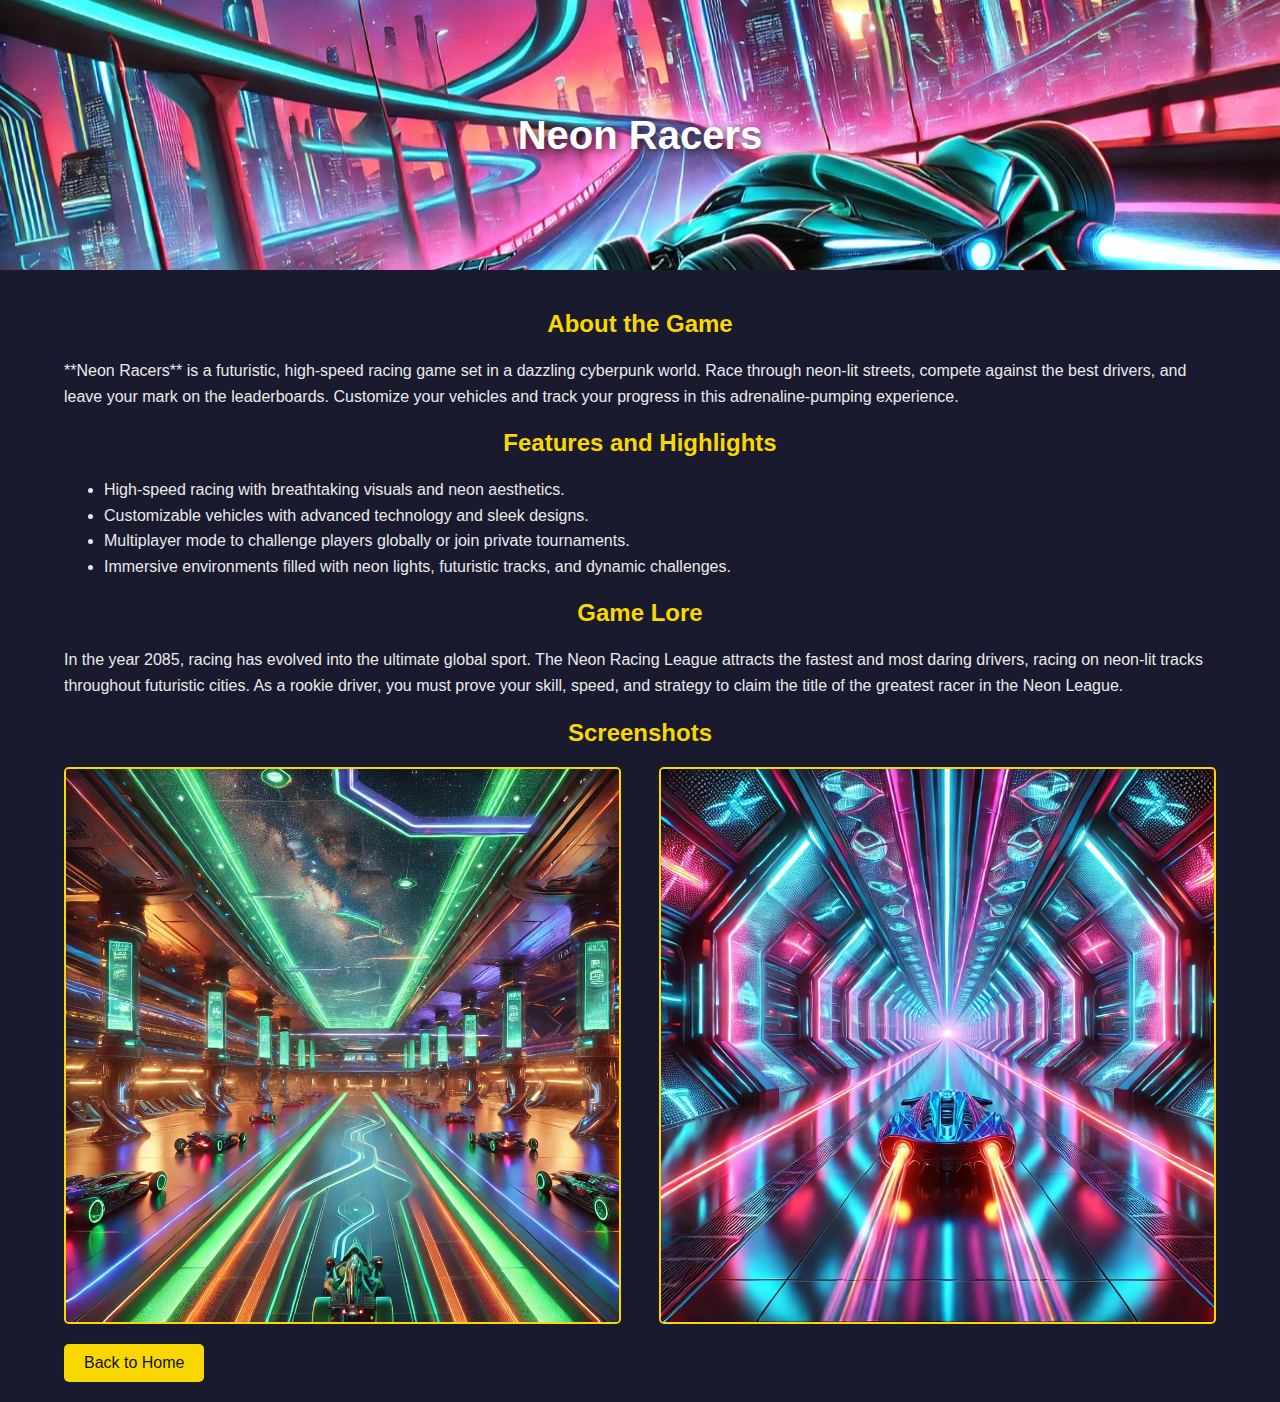
<file: game 5.html>
<!DOCTYPE html>
<html lang="en">
<head>
    <meta charset="UTF-8">
    <meta name="viewport" content="width=device-width, initial-scale=1.0">
    <title>Neon Racers - Game Haven</title>
    <style>
        body {
            font-family: 'Arial', sans-serif;
            background-color: #1a1a2e;
            color: #eaeaea;
            margin: 0;
            padding: 0;
        }

        header {
            background: url('B game 5.jpg') no-repeat center center/cover;
            height: 30vh;
            display: flex;
            justify-content: center;
            align-items: center;
            text-align: center;
            color: #fff;
        }

        header h1 {
            font-size: 2.5rem;
            text-shadow: 2px 2px 8px rgba(0, 0, 0, 0.7);
        }

        .container {
            width: 90%;
            max-width: 1200px;
            margin: 0 auto;
            padding: 20px;
        }

        h2 {
            color: #f8d800;
            text-align: center;
            margin-bottom: 20px;
        }

        .content {
            margin: 20px 0;
            line-height: 1.6;
        }

        .screenshots {
            display: flex;
            justify-content: space-between;
            flex-wrap: wrap;
            gap: 10px;
        }

        .screenshots img {
            width: 48%;
            border: 2px solid #f8d800;
            border-radius: 5px;
        }

        .back-button {
            display: inline-block;
            background-color: #f8d800;
            color: #121212;
            padding: 10px 20px;
            border-radius: 5px;
            text-decoration: none;
            font-size: 1em;
            margin-top: 20px;
        }

        .back-button:hover {
            background-color: #ff6700;
            color: #fff;
        }
    </style>
</head>
<body>
    <header>
        <h1>Neon Racers</h1>
    </header>
    <div class="container">
        <h2>About the Game</h2>
        <p class="content">
            **Neon Racers** is a futuristic, high-speed racing game set in a dazzling cyberpunk world. Race through neon-lit streets, compete against the best drivers, and leave your mark on the leaderboards. Customize your vehicles and track your progress in this adrenaline-pumping experience.
        </p>
        <h2>Features and Highlights</h2>
        <ul class="content">
            <li>High-speed racing with breathtaking visuals and neon aesthetics.</li>
            <li>Customizable vehicles with advanced technology and sleek designs.</li>
            <li>Multiplayer mode to challenge players globally or join private tournaments.</li>
            <li>Immersive environments filled with neon lights, futuristic tracks, and dynamic challenges.</li>
        </ul>
        <h2>Game Lore</h2>
        <p class="content">
            In the year 2085, racing has evolved into the ultimate global sport. The Neon Racing League attracts the fastest and most daring drivers, racing on neon-lit tracks throughout futuristic cities. As a rookie driver, you must prove your skill, speed, and strategy to claim the title of the greatest racer in the Neon League.
        </p>
        <h2>Screenshots</h2>
        <div class="screenshots">
            <img src="Neon Racers 1.jpg" alt="Neon Racers Screenshot 1">
            <img src="Neon Racers 2.jpg" alt="Neon Racers Screenshot 2">
        </div>
        <a href="index.html" class="back-button">Back to Home</a>
    </div>
</body>
</html>
</file>
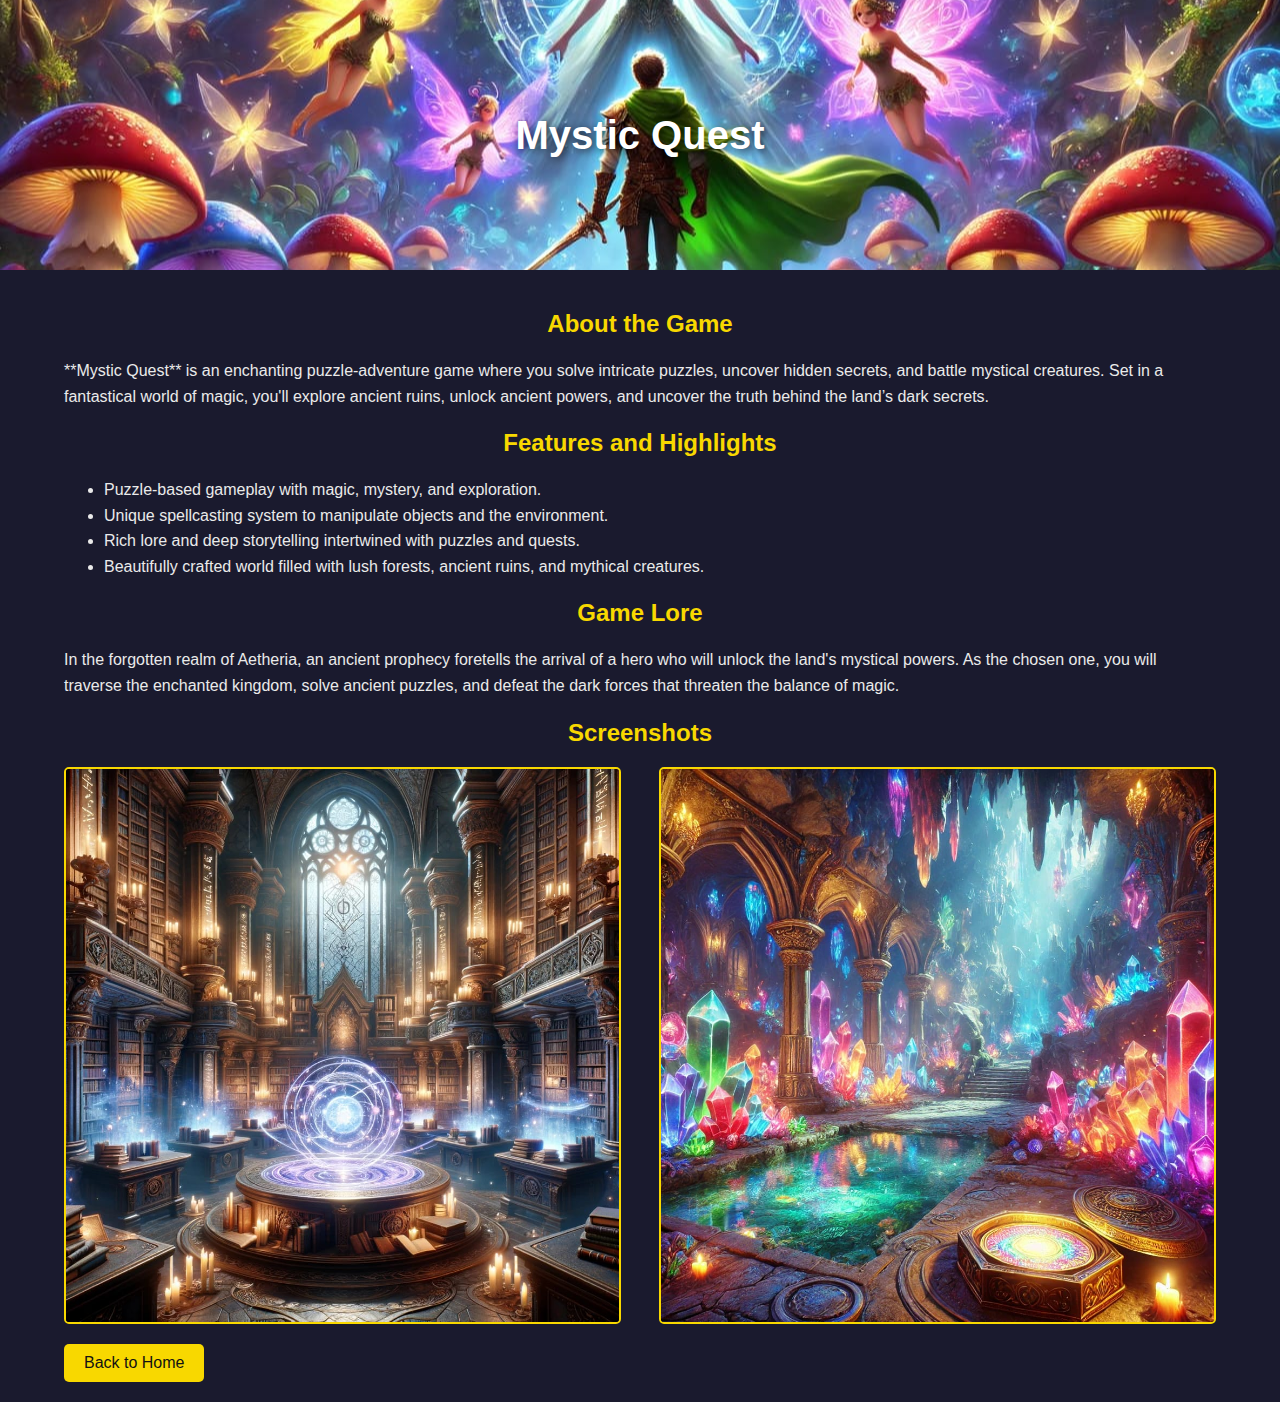
<file: game 6.html>
<!DOCTYPE html>
<html lang="en">
<head>
    <meta charset="UTF-8">
    <meta name="viewport" content="width=device-width, initial-scale=1.0">
    <title>Mystic Quest - Game Haven</title>
    <style>
        body {
            font-family: 'Arial', sans-serif;
            background-color: #1a1a2e;
            color: #eaeaea;
            margin: 0;
            padding: 0;
        }

        header {
            background: url('B game 6.jpg') no-repeat center center/cover;
            height: 30vh;
            display: flex;
            justify-content: center;
            align-items: center;
            text-align: center;
            color: #fff;
        }

        header h1 {
            font-size: 2.5rem;
            text-shadow: 2px 2px 8px rgba(0, 0, 0, 0.7);
        }

        .container {
            width: 90%;
            max-width: 1200px;
            margin: 0 auto;
            padding: 20px;
        }

        h2 {
            color: #f8d800;
            text-align: center;
            margin-bottom: 20px;
        }

        .content {
            margin: 20px 0;
            line-height: 1.6;
        }

        .screenshots {
            display: flex;
            justify-content: space-between;
            flex-wrap: wrap;
            gap: 10px;
        }

        .screenshots img {
            width: 48%;
            border: 2px solid #f8d800;
            border-radius: 5px;
        }

        .back-button {
            display: inline-block;
            background-color: #f8d800;
            color: #121212;
            padding: 10px 20px;
            border-radius: 5px;
            text-decoration: none;
            font-size: 1em;
            margin-top: 20px;
        }

        .back-button:hover {
            background-color: #ff6700;
            color: #fff;
        }
    </style>
</head>
<body>
    <header>
        <h1>Mystic Quest</h1>
    </header>
    <div class="container">
        <h2>About the Game</h2>
        <p class="content">
            **Mystic Quest** is an enchanting puzzle-adventure game where you solve intricate puzzles, uncover hidden secrets, and battle mystical creatures. Set in a fantastical world of magic, you'll explore ancient ruins, unlock ancient powers, and uncover the truth behind the land’s dark secrets.
        </p>
        <h2>Features and Highlights</h2>
        <ul class="content">
            <li>Puzzle-based gameplay with magic, mystery, and exploration.</li>
            <li>Unique spellcasting system to manipulate objects and the environment.</li>
            <li>Rich lore and deep storytelling intertwined with puzzles and quests.</li>
            <li>Beautifully crafted world filled with lush forests, ancient ruins, and mythical creatures.</li>
        </ul>
        <h2>Game Lore</h2>
        <p class="content">
            In the forgotten realm of Aetheria, an ancient prophecy foretells the arrival of a hero who will unlock the land's mystical powers. As the chosen one, you will traverse the enchanted kingdom, solve ancient puzzles, and defeat the dark forces that threaten the balance of magic.
        </p>
        <h2>Screenshots</h2>
        <div class="screenshots">
            <img src="Mystic Quest 1.jpg" alt="Mystic Quest Screenshot 1">
            <img src="Mystic Quest 2.jpg" alt="Mystic Quest Screenshot 2">
        </div>
        <a href="index.html" class="back-button">Back to Home</a>
    </div>
</body>
</html>
</file>
<file: project.css>
/* Reset */
* {
    margin: 0;
    padding: 0;
    box-sizing: border-box;
}

body {
    font-family: 'Arial', sans-serif;
    background-color: #1a1a2e;
    color: #eaeaea;
    line-height: 1.6;
}

/* General Sections */
.container {
    width: 90%;
    max-width: 1200px;
    margin: 0 auto;
    padding: 20px;
}

h2 {
    color: #f8d800;
    text-align: center;
    margin-bottom: 20px;
}

/* Header Section */
.header {
    background: url("Background image.webp") no-repeat center center/cover;
    position: relative;
    text-align: center;
    padding: 20px 20px;
    color: #fff;
}

.header .overlay {
    background-color: rgba(0, 0, 0, 0.5);
    padding: 20px;
    border-radius: 10px;
}

/* Logo */
#logo {
    height: 120px;
    margin-bottom: 30px;
    transition: transform 0.5s, filter 0.3s ease;
}

#logo:hover {
    transform: rotate(10deg) scale(1.2); /* Rotation and scaling */
    filter: brightness(1.2); /* Brightening effect */
}

/* Title Styling */
#title {
    font-family: 'Raleway', sans-serif;
    font-size: 3em;
    font-weight: 800;
    color: #ffd700; /* Golden yellow */
    text-shadow: 3px 3px 8px #ff6700; /* Glow effect */
    transition: color 0.3s, text-shadow 0.5s ease-in-out;
}

#title:hover {
    color: #f8d800; /* Slightly brighter gold */
    text-shadow: 4px 4px 15px #ffa500; /* Intense glow on hover */
}

/* Navigation Links */
.nav {
    display: flex;
    justify-content: center;
    gap: 20px;
    margin-top: 20px;
}

.nav a {
    text-decoration: none;
    color: #ffd700; /* Golden yellow */
    font-family: 'Montserrat', sans-serif;
    font-weight: bold;
    font-size: 1em;
    padding: 8px 15px;
    border-radius: 5px;
    transition: background-color 0.3s ease, transform 0.3s, box-shadow 0.3s;
}

.nav a:hover {
    background-color: #ff6700; /* Bright orange */
    color: #101820; /* Dark text */
    transform: scale(1.2); /* Zoom effect */
    box-shadow: 0px 4px 15px rgba(255, 103, 0, 0.5); /* Shadow effect */
}


/* About Us */
.about {
    padding: 40px 20px;
    text-align: center;
    background-color: #16213e;
    border-bottom: 3px solid #f8d800;
}

.about-content {
    display: flex;
    flex-direction: column;
    align-items: center;
    gap: 30px;
}

.about-content img {
    max-width: 100%;
    border-radius: 10px;
}

.about-stats {
    display: flex;
    gap: 30px;
    justify-content: center;
    margin-top: 20px;
}

.stat {
    background: #1e1e2f;
    padding: 20px;
    text-align: center;
    border-radius: 10px;
    width: 150px;
    border: 2px solid #f8d800;
    box-shadow: 0 4px 8px rgba(0, 0, 0, 0.2);
}

.stat h3 {
    font-size: 2.5em;
    color: #ffd700;
    margin-bottom: 10px;
}

.stat p {
    font-size: 1em;
}

/* Games Section */
.games {
    padding: 40px 20px;
    text-align: center;
    background-color: #0f3460;
    color: #eaeaea;
}

.game-grid {
    display: flex;
    gap: 20px;
    justify-content: center;
    flex-wrap: wrap;
}

.game-card {
    background: #1e1e2f;
    border: 2px solid #f8d800;
    border-radius: 10px;
    overflow: hidden;
    width: 300px;
    transition: transform 0.3s, box-shadow 0.3s;
    text-align: center;
    box-shadow: 0 4px 8px rgba(0, 0, 0, 0.2);
}

.game-card:hover {
    transform: scale(1.05);
    box-shadow: 0 8px 15px rgba(0, 0, 0, 0.4);
}

.game-card img {
    width: 100%;
    height: auto;
}

.game-info {
    padding: 15px;
}

.game-info h3 {
    color: #ffd700;
    margin-bottom: 10px;
    font-size: 1.3em;
}

.game-info p {
    font-size: 0.9em;
    margin-bottom: 15px;
}

.game-info button {
    background-color: #f8d800;
    color: #121212;
    padding: 10px 15px;
    border: none;
    border-radius: 5px;
    cursor: pointer;
    font-size: 1em;
    transition: background-color 0.3s;
}

.game-info button:hover {
    background-color: #ffd700;
}
/* Game Card Learn More Button */
.learn-more {
    background-color: #f8d800;
    color: #121212;
    padding: 10px 15px;
    border: none;
    border-radius: 5px;
    cursor: pointer;
    font-size: 1em;
    transition: background-color 0.3s, transform 0.3s, box-shadow 0.3s ease-in-out;
}

.learn-more:hover {
    background-color: #ff6700; /* Bright orange hover effect */
    color: #fff;
    transform: scale(1.1); /* Slight zoom */
    box-shadow: 0 4px 15px rgba(255, 103, 0, 0.5); /* Glow effect */
}

/* Updates Section */
.updates {
    padding: 40px 20px;
    text-align: center;
    background-color: #16213e;
}

.update {
    background: #1e1e2f;
    border: 2px solid #f8d800;
    border-radius: 10px;
    padding: 20px;
    margin: 20px auto;
    max-width: 800px;
    text-align: left;
    box-shadow: 0 4px 8px rgba(0, 0, 0, 0.2);
}

.update h3 {
    color: #ffd700;
    margin-bottom: 10px;
}

.update p {
    font-size: 1em;
    line-height: 1.5;
}
/* Our Team */
.team {
    padding: 40px 20px;
    text-align: center;
}

.team-grid {
    display: flex;
    gap: 20px;
    justify-content: center;
    flex-wrap: wrap;
}

.team-card {
    background: #1e1e1e;
    padding: 20px;
    border-radius: 10px;
    text-align: center;
    border: 2px solid #f8d800;
    width: 350px;
}

.team-card img {
    width: 200px;
    height: 200px;
    border-radius: 50%;
    margin-bottom: 15px;
}

.team-card h3 {
    color: #f8d800;
    margin-bottom: 10px;
}

.team-card p {
    font-size: 0.9em;
    color: #aaa;
    margin-bottom: 15px;
}

.team-card a {
    text-decoration: none;
    color: #f8d800;
}

.team-card a:hover {
    text-decoration: underline;
}


/* Achievements */
.achievements {
    padding: 40px 20px;
    text-align: center;
}

.achievements-row {
    display: flex;
    justify-content: center;
    flex-wrap: wrap;
    gap: 20px;
}

.achievement {
    display: flex;
    flex-direction: column;
    align-items: center;
    gap: 10px;
    padding: 20px;
    border: 2px solid #f8d800;
    border-radius: 10px;
    background: #1e1e1e;
    width: 300px;
}

.achievement img {
    width: 100%;
    height: auto;
    border-radius: 5px;
    box-shadow: 0 4px 8px rgba(0, 0, 0, 0.5);
}

.achievement p {
    color: #f8d800;
    font-size: 1.1em;
    font-weight: bold;
    margin-top: 10px;
}



/* Hiring Section */
.hiring {
    background-color: #0f3460; /* Dark background, consistent with games section */
    padding: 50px 20px;
    color: #eaeaea; /* Light text color for contrast */
    text-align: center;
}

.hiring h2 {
    font-size: 2.5em;
    margin-bottom: 20px;
    color: #f8d800; /* Bright yellow for the main heading */
    font-weight: bold;
}

.hiring .description {
    font-size: 1.2em;
    margin-bottom: 40px;
    color: #d1d1d1; /* Light gray for description text to maintain readability */
}

.jobs {
    display: flex;
    justify-content: center;
    gap: 30px;
    flex-wrap: wrap;
}

.job {
    background-color: #1e1e2f; /* Dark background for job cards */
    padding: 30px;
    width: 280px;
    border-radius: 10px;
    border: 2px solid #f8d800; /* Bright yellow border to match the theme */
    box-shadow: 0 4px 12px rgba(0, 0, 0, 0.2);
    transition: transform 0.3s, box-shadow 0.3s;
}

.job:hover {
    transform: translateY(-10px);
    box-shadow: 0 8px 16px rgba(0, 0, 0, 0.3); /* Slightly deeper shadow on hover */
}

.job h3 {
    font-size: 1.8em;
    margin-bottom: 10px;
    color: #ffd700; /* Yellow color for job titles */
}

.job p {
    font-size: 1.1em;
    color: #d1d1d1; /* Lighter gray for description text */
    margin-bottom: 20px;
}

.apply-btn {
    background-color: #f8d800; /* Bright yellow */
    color: #121212; /* Dark text */
    font-size: 1.1em;
    font-weight: bold;
    padding: 10px 20px;
    border-radius: 5px;
    text-decoration: none;
    transition: background-color 0.3s, transform 0.3s, box-shadow 0.3s;
}

.apply-btn:hover {
    background-color: #ffd700; /* Slightly darker yellow */
    color: #fff; /* White text for contrast */
    transform: translateY(-5px) scale(1.05); /* Subtle lift and zoom effect */
    box-shadow: 0 5px 15px rgba(255, 215, 0, 0.6); /* Glow effect */
}



/* Contact Section */
.contact {
    padding: 40px 20px;
    text-align: center;
}

.contact-form {
    max-width: 600px;
    margin: 0 auto;
    text-align: left;
}

.contact-form label {
    font-size: 0.9em;
    font-weight: bold;
    margin-bottom: 5px;
    display: block;
}

.contact-form input,
.contact-form textarea {
    width: 100%;
    padding: 10px;
    margin-bottom: 15px;
    border: 1px solid #f8d800;
    border-radius: 5px;
    background-color: #1e1e1e;
    color: #ddd;
}

.contact-form textarea {
    resize: none;
}

.contact-form button {
    background-color: #f8d800;
    color: #121212;
    padding: 10px 15px;
    border: none;
    border-radius: 5px;
    cursor: pointer;
    font-size: 1em;
}

.contact-form button:hover {
    background-color: #ffc107;
}



/* Footer */
/* Simplified Footer */
.simple-footer {
    background-color: #1e1e2f; /* Dark background */
    color: #eaeaea; /* Light text */
    text-align: center;
    padding: 20px 10px;
    font-size: 0.9em;
}

.simple-footer p {
    margin: 10px 0;
    color: #aaa; /* Light gray text */
}

.simple-footer a {
    color: #f8d800; /* Yellow links */
    text-decoration: none;
    margin: 0 5px;
    transition: color 0.3s;
}

.simple-footer a:hover {
    color: #ff6700; /* Bright orange on hover */
}

.social-icons {
    margin-top: 10px;
}

.social-icons a img {
    width: 36px;
    height: 36px;
    margin: 0 5px;
    transition: transform 0.3s, filter 0.3s;
}

.social-icons a img:hover {
    transform: scale(1.1); /* Slight zoom on hover */
    filter: brightness(1.5); /* Brighten icon */
}
</file>
